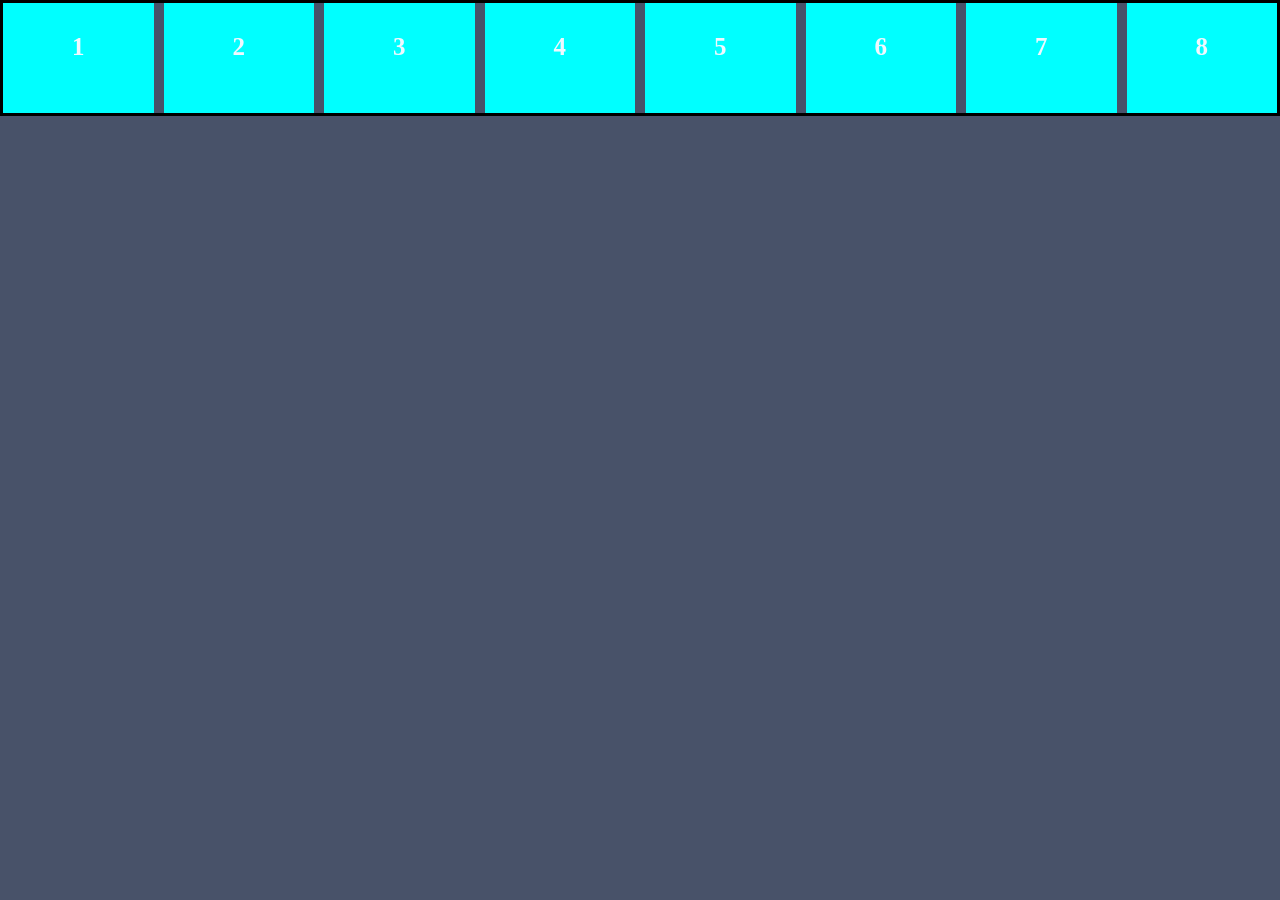
<file: assignment/index.html>
<!DOCTYPE html>
<html lang="en">
<head>
  <meta charset="UTF-8">
  <meta name="viewport" content="width=device-width, initial-scale=1.0">
  <title>FlexBox</title>
  <link rel="stylesheet" href="style.css">
</head>
<body>
  
    <div class="container">
      <div class="item">1</div>
      <div class="item">2</div>
      <div class="item">3</div>
      <div class="item">4</div>
      <div class="item">5</div>
      <div class="item">6</div>
      <div class="item">7</div>
      <div class="item">8</div>
    </div>

</body>
</html>
</file>
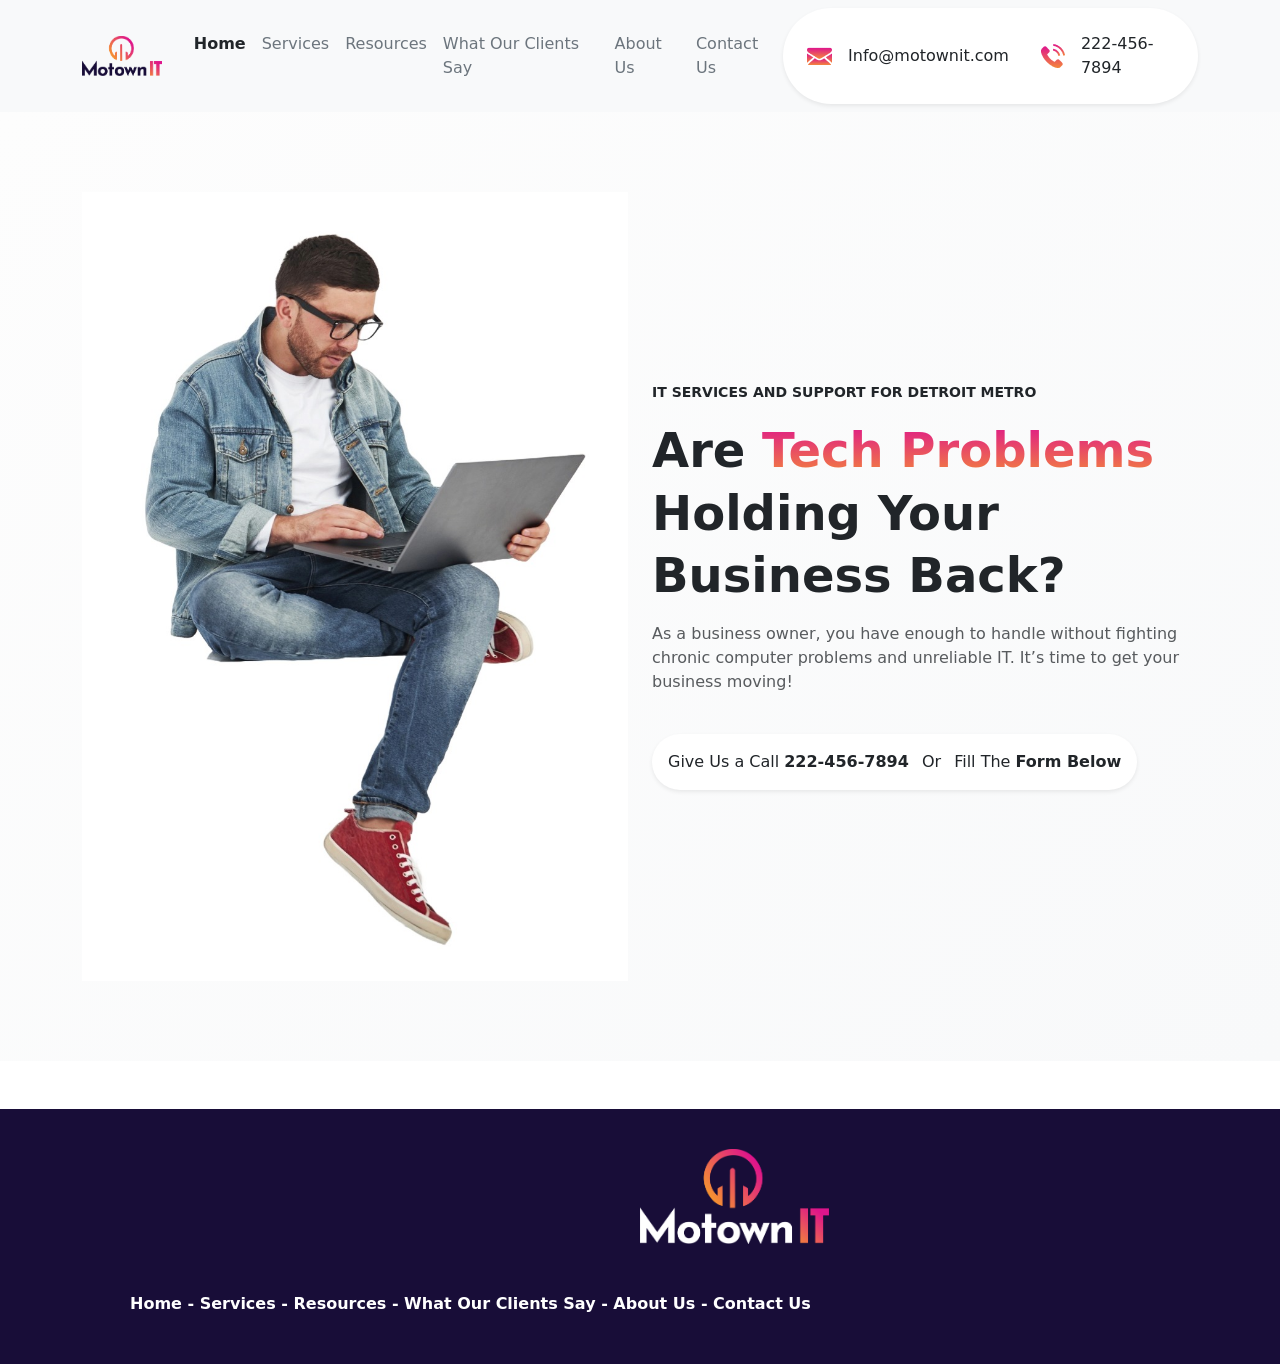
<file: BootStrap/index.html>
<!DOCTYPE html>
<html lang="en">
  <head>
    <meta charset="UTF-8" />
    <meta name="viewport" content="width=device-width, initial-scale=1.0" />
    <title>Document</title>
    <link
      href="https://cdn.jsdelivr.net/npm/bootstrap@5.3.2/dist/css/bootstrap.min.css"
      rel="stylesheet"
    />

    <link
      href="https://fonts.googleapis.com/css2?family=Poppins:wght@300;400;500;600;700&display=swap"
      rel="stylesheet"
    />
    <link
      rel="stylesheet"
      href="https://cdnjs.cloudflare.com/ajax/libs/font-awesome/4.7.0/css/font-awesome.min.css"
    />
    <link rel="stylesheet" href="./style.css" />
    <link
      href="https://cdn.jsdelivr.net/npm/bootstrap@5.3.7/dist/css/bootstrap.min.css"
      rel="stylesheet"
      integrity="sha384-LN+7fdVzj6u52u30Kp6M/trliBMCMKTyK833zpbD+pXdCLuTusPj697FH4R/5mcr"
      crossorigin="anonymous"
    />
  </head>

  <body>
    <nav class="navbar navbar-expand-lg">
      <div class="container">
        <!-- Logo -->
        <a class="navbar-brand d-flex align-items-center" href="#">
          <img src="./images/mt.png" alt="Logo" height="40" class="me-2" />
          <!-- <span class="fw-bold text-dark">Motown<span class="text-danger">IT</span></span> -->
        </a>

        <!-- Toggle for mobile -->
        <button
          class="navbar-toggler"
          type="button"
          data-bs-toggle="collapse"
          data-bs-target="#mainNav"
        >
          <span class="navbar-toggler-icon"></span>
        </button>

        <!-- Nav links -->
        <div class="collapse navbar-collapse" id="mainNav">
          <ul class="navbar-nav mx-auto mb-2 mb-lg-0">
            <li class="nav-item">
              <a class="nav-link custom-link active fw-semibold text-dark" href="#">Home</a>
            </li>
            <li class="nav-item">
              <a class="nav-link custom-link text-secondary" href="#">Services</a>
            </li>
            <li class="nav-item">
              <a class="nav-link custom-link text-secondary" href="#">Resources</a>
            </li>
            <li class="nav-item">
              <a class="nav-link custom-link text-secondary" href="#"
                >What Our Clients Say</a
              >
            </li>
            <li class="nav-item">
              <a class="nav-link custom-link text-secondary" href="#">About Us</a>
            </li>
            <li class="nav-item">
              <a class="nav-link custom-link text-secondary" href="#">Contact Us</a>
            </li>
          </ul>

          <!-- Contact Box -->
          <div
            class="d-flex align-items-center bg-white rounded-pill p-2 shadow-sm"
          >
            <!-- Email Section -->
            <div class="d-flex align-items-center px-3">
              <img src="./images/Group.png" alt="" />
              <p class="pt-3 ps-3">Info@motownit.com</p>
            </div>
            <!-- Phone Section -->
            <div class="d-flex align-items-center px-3">
              <img src="./images/call.png" alt="" />
              <p class="pt-3 ps-3">222-456-7894</p>
            </div>
          </div>
        </div>
      </div>
    </nav>

    <!-- Hero Section -->
  
  <section class="hero-section">
    <div class="container">
      <div class="row align-items-center">
        <!-- Left Side (Image) -->
        <div class="col-lg-6 text-center text-lg-start">
          <img src="./images/new-man.jpg" alt="Working Man" class="img-fluid hero-img">
        </div>
        <!-- Right Side (Text) -->
        <div class="col-lg-6">
          <p class="small text-uppercase fw-bold text-dark">IT Services and Support for Detroit Metro</p>
          <h1 class="fw-bold">
            Are <span class="text-pink">Tech Problems</span><br>
            Holding Your Business Back?
          </h1>
          <p class="text-muted mt-3">
            As a business owner, you have enough to handle without fighting chronic computer problems and unreliable IT. 
            It’s time to get your business moving!
          </p>
          <div class="mt-4 p-3 rounded-pill bg-white shadow-sm d-inline-block">
            Give Us a Call <span class="fw-bold text-dark">222-456-7894</span>
            <span class="mx-2">Or</span>
            Fill The <span class="fw-bold text-dark">Form Below</span>
          </div>
        </div>
      </div>
    </div>
  </section>



    <!-- Footer -->

    <div class="footer">
      <footer class="container mt-5">
        
          <img class="footer-img" src="./images/mt-footer.png" alt="">
          
        
        <div class="row p-5 row-cols-lg-5 row-cols-sm-2 row-cols-2">
          <div>
            <p class="text-white">Home - Services - Resources - What Our Clients Say - About Us - Contact Us</p>
          </div>
          <!-- <div>
            <a href="#" class="fa fa-instagram"></a>
          </div>
          <div>
            <a href="#" class="fa fa-snapchat"></a>
          </div>
          <div>
            <a href="#" class="fa fa-linkedin"></a>
          </div>
          <div>
            <a href="#" class="fa fa-twitter"></a>
          </div> -->
        </div>
      </footer>
    </div>

    <script
      src="https://cdn.jsdelivr.net/npm/bootstrap@5.3.7/dist/js/bootstrap.bundle.min.js"
      integrity="sha384-ndDqU0Gzau9qJ1lfW4pNLlhNTkCfHzAVBReH9diLvGRem5+R9g2FzA8ZGN954O5Q"
      crossorigin="anonymous"
    ></script>
  </body>
</html>
</file>
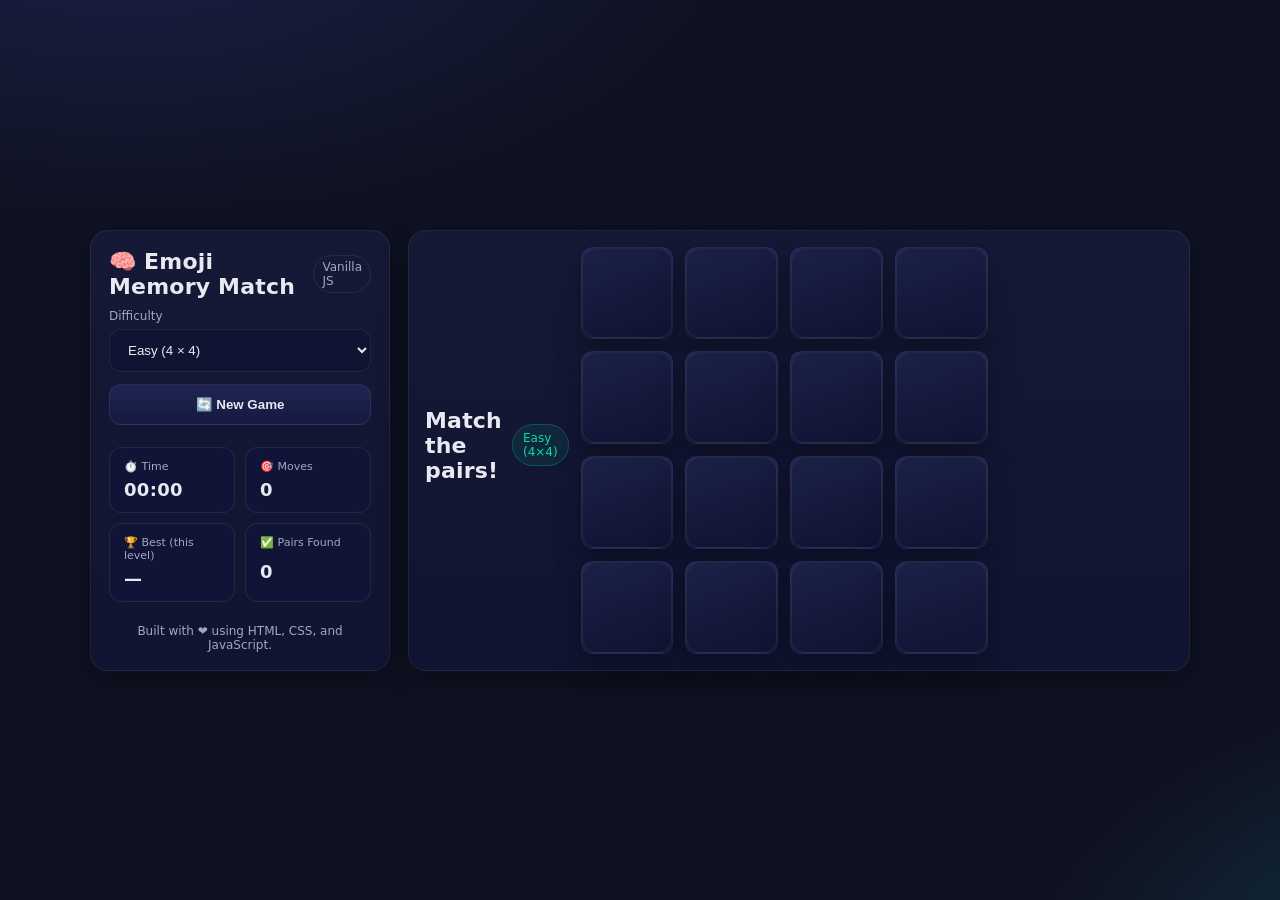
<file: Website/index.html>
<!DOCTYPE html>
<html lang="en">
<head>
  <meta charset="utf-8" />
  <meta name="viewport" content="width=device-width, initial-scale=1" />
  <title>Emoji Memory Match</title>
  <!--
    Emoji Memory Match — beginner-friendly web game
    ------------------------------------------------
    Highlights:
    • Pure HTML/CSS/JS (single file)
    • Clean modular JS, well-commented
    • Clear mechanics, timer + moves + best score per difficulty (localStorage)
    • Simple, attractive UI with smooth card flips

    How to customize quickly:
    - Change the emoji pool in JS (EMOJI_POOL)
    - Tweak difficulties in DIFFICULTIES
    - Adjust colors in :root CSS variables
  -->
  <style>
    :root {
      --bg: #0f1222;           /* page background */
      --panel: #151936;        /* UI panels */
      --accent: #8b7bff;       /* accent color */
      --accent-2: #00e0a4;     /* secondary accent */
      --text: #e8e9f1;         /* primary text */
      --muted: #a4a7c3;        /* muted text */
      --card-front: #1b2047;   /* card face-down */
      --card-back: #232a62;    /* card face-up background */
      --good: #11d67b;
      --bad: #ff6b6b;
      --shadow: 0 10px 30px rgba(0,0,0,.35);
      --radius: 18px;
      --speed: 180ms;
    }

    * { box-sizing: border-box; }
    html, body { height: 100%; }
    body {
      margin: 0;
      font-family: ui-sans-serif, system-ui, -apple-system, Segoe UI, Roboto, "Helvetica Neue", Arial, "Noto Sans", "Apple Color Emoji", "Segoe UI Emoji";
      background: radial-gradient(1200px 600px at 10% -10%, #1b2047 0%, transparent 50%),
                  radial-gradient(1000px 600px at 120% 110%, #103b48 0%, transparent 50%),
                  var(--bg);
      color: var(--text);
      display: grid;
      place-items: center;
      padding: 24px;
    }

    .app {
      width: min(1100px, 100%);
      display: grid;
      grid-template-columns: 300px 1fr;
      gap: 18px;
    }

    @media (max-width: 900px) {
      .app { grid-template-columns: 1fr; }
    }

    .panel {
      background: linear-gradient(180deg, #151936, #101431);
      border: 1px solid rgba(255,255,255,.06);
      border-radius: var(--radius);
      box-shadow: var(--shadow);
      padding: 18px;
    }

    .header { display: flex; align-items: center; justify-content: space-between; gap: 12px; margin-bottom: 10px; }
    .title { font-size: 22px; font-weight: 800; letter-spacing: .2px; }
    .badge { font-size: 12px; color: var(--muted); border: 1px solid rgba(255,255,255,.08); padding: 4px 8px; border-radius: 999px; }

    .controls { display: grid; gap: 12px; }

    .field { display: grid; gap: 6px; }
    .label { font-size: 12px; color: var(--muted); }

    select, button, .stat {
      width: 100%;
      background: #0f1433;
      color: var(--text);
      border: 1px solid rgba(255,255,255,.08);
      padding: 12px 14px;
      border-radius: 12px;
      outline: none;
    }

    select:focus, button:focus { border-color: var(--accent); box-shadow: 0 0 0 3px rgba(139,123,255,.2); }

    button {
      background: linear-gradient(180deg, #1f2454, #161a40);
      font-weight: 700;
      cursor: pointer;
      transition: transform var(--speed), filter var(--speed), box-shadow var(--speed);
    }
    button:hover { filter: brightness(1.05); }
    button:active { transform: translateY(1px); }

    .stats { display: grid; grid-template-columns: 1fr 1fr; gap: 10px; margin-top: 10px; }
    .stat { display: grid; gap: 6px; background: #101437; }
    .stat .label { font-size: 11px; }
    .stat .value { font-size: 18px; font-weight: 800; letter-spacing: .3px; }

    .grid.panel { padding: 16px; }

    .grid-header { display:flex; align-items:center; justify-content: space-between; gap: 10px; margin-bottom: 10px; }
    .difficulty-pill { font-size: 12px; color: var(--accent-2); background: rgba(0,224,164,.08); border: 1px solid rgba(0,224,164,.25); padding: 6px 10px; border-radius: 999px; }

    .grid {
      display: grid;
      grid-template-columns: repeat(4, 1fr); /* default; updated via inline style in JS for other difficulties */
      gap: 12px;
      user-select: none;
    }

    .card {
      position: relative;
      width: 100%; aspect-ratio: 1/1;
      perspective: 800px;
    }

    .card-inner {
      position:absolute; inset:0;
      border-radius: 14px;
      transform-style: preserve-3d;
      transition: transform 260ms ease;
      cursor: pointer;
      box-shadow: var(--shadow);
    }

    .card.is-flipped .card-inner { transform: rotateY(180deg); }
    .card.is-matched .card-inner { box-shadow: 0 0 0 2px var(--good), 0 8px 20px rgba(17,214,123,.3); }

    .face {
      position:absolute; inset:0;
      display:grid; place-items:center;
      border-radius: 14px;
      backface-visibility: hidden;
      font-size: clamp(26px, 6vw, 44px);
    }

    .front { /* face-down */
      background: linear-gradient(160deg, var(--card-front), #0f1433);
      border: 1px solid rgba(255,255,255,.07);
    }

    .back { /* face-up */
      background: radial-gradient(800px 300px at 20% 10%, rgba(255,255,255,.08), transparent 40%),
                  linear-gradient(160deg, var(--card-back), #1a2157);
      border: 1px solid rgba(255,255,255,.09);
      transform: rotateY(180deg);
    }

    /* Win overlay */
    .overlay {
      position: fixed; inset: 0; display: grid; place-items: center;
      background: rgba(4,7,20,.6);
      opacity: 0; pointer-events: none; transition: opacity 200ms ease;
    }
    .overlay.show { opacity: 1; pointer-events: auto; }
    .dialog {
      width: min(520px, 92vw);
      background: linear-gradient(180deg, #14183a, #0c1031);
      border: 1px solid rgba(255,255,255,.08);
      border-radius: 20px; padding: 20px; box-shadow: var(--shadow);
      text-align: center; display: grid; gap: 10px;
    }
    .dialog h2 { margin: 6px 0; font-size: 24px; }
    .dialog p { margin: 0; color: var(--muted); }

    .row { display:flex; gap:10px; justify-content:center; }
    .chip { background:#0f1433; border:1px solid rgba(255,255,255,.08); padding:8px 12px; border-radius:999px; font-weight:700; }

    .footer { text-align:center; margin-top: 10px; color: var(--muted); font-size: 12px; }
    .footer a { color: var(--accent-2); text-decoration:none; }
  </style>
</head>
<body>
  <div class="app">
    <!-- Sidebar / Controls -->
    <aside class="panel">
      <div class="header">
        <div class="title">🧠 Emoji Memory Match</div>
        <span class="badge">Vanilla JS</span>
      </div>

      <div class="controls">
        <div class="field">
          <label class="label" for="difficulty">Difficulty</label>
          <select id="difficulty" aria-label="Select difficulty">
            <!-- values map to DIFFICULTIES keys in JS -->
            <option value="easy">Easy (4 × 4)</option>
            <option value="medium">Medium (5 × 4)</option>
            <option value="hard">Hard (6 × 4)</option>
          </select>
        </div>

        <div class="field">
          <button id="newGameBtn" type="button">🔄 New Game</button>
        </div>

        <div class="stats">
          <div class="stat">
            <div class="label">⏱️ Time</div>
            <div class="value" id="time">00:00</div>
          </div>
          <div class="stat">
            <div class="label">🎯 Moves</div>
            <div class="value" id="moves">0</div>
          </div>
          <div class="stat">
            <div class="label">🏆 Best (this level)</div>
            <div class="value" id="best">—</div>
          </div>
          <div class="stat">
            <div class="label">✅ Pairs Found</div>
            <div class="value" id="found">0</div>
          </div>
        </div>

        <div class="footer">Built with ❤️ using HTML, CSS, and JavaScript.</div>
      </div>
    </aside>

    <!-- Game Grid -->
    <main class="panel grid">
      <div class="grid-header">
        <div class="title">Match the pairs!</div>
        <span id="diffPill" class="difficulty-pill">Easy</span>
      </div>
      <div id="grid" class="grid" aria-live="polite" aria-label="Game board"></div>
    </main>
  </div>

  <!-- Win dialog overlay -->
  <div id="overlay" class="overlay" role="dialog" aria-modal="true" aria-labelledby="winTitle">
    <div class="dialog">
      <h2 id="winTitle">🎉 You matched them all!</h2>
      <p id="winStats">Time 00:00 • Moves 0</p>
      <div class="row">
        <button id="playAgainBtn" type="button">Play Again</button>
        <button id="changeLevelBtn" type="button">Change Level</button>
      </div>
    </div>
  </div>

  <script>
    // -----------------------------
    // Configuration
    // -----------------------------
    const DIFFICULTIES = {
      easy:   { cols: 4, rows: 4 }, // 16 cards -> 8 pairs
      medium: { cols: 5, rows: 4 }, // 20 cards -> 10 pairs
      hard:   { cols: 6, rows: 4 }, // 24 cards -> 12 pairs
    };

    // A fun, diverse emoji pool — feel free to replace with your theme!
    const EMOJI_POOL = [
      '🍎','🍊','🍋','🍉','🍇','🍓','🍒','🍍','🥝','🥥','🥑','🌶️','🍔','🍕','🍟','🌮',
      '🐶','🐱','🐭','🐹','🐰','🦊','🐻','🐼','🐨','🐯','🦁','🐷','🐸','🐵','🐤','🦆',
      '⚽','🏀','🏈','⚾','🎾','🏐','🎱','🥏','🏓','🏸','🥊','⛳','🎯','🎮','🎲','🧩',
      '🚗','🚌','🚲','✈️','🚀','🛸','🚁','🚂','⛵','🚤','🛴','🏍️','🚑','🚒','🚜','🚕'
    ];

    // -----------------------------
    // Utility helpers
    // -----------------------------
    const $ = (sel, root = document) => root.querySelector(sel);
    const $$ = (sel, root = document) => Array.from(root.querySelectorAll(sel));

    const pad2 = n => String(n).padStart(2, '0');

    function shuffle(array) {
      // Fisher–Yates shuffle
      for (let i = array.length - 1; i > 0; i--) {
        const j = Math.floor(Math.random() * (i + 1));
        [array[i], array[j]] = [array[j], array[i]];
      }
      return array;
    }

    // -----------------------------
    // Game state
    // -----------------------------
    const state = {
      levelKey: 'easy',
      gridEl: null,
      lock: false,
      first: null,
      second: null,
      foundPairs: 0,
      totalPairs: 0,
      moves: 0,
      timeMs: 0,
      timerId: null,
      hasStarted: false,
    };

    // -----------------------------
    // Timer logic
    // -----------------------------
    function startTimer() {
      if (state.timerId) return;
      const t0 = performance.now() - state.timeMs;
      state.timerId = setInterval(() => {
        state.timeMs = performance.now() - t0;
        renderTime();
      }, 250);
    }

    function stopTimer() {
      clearInterval(state.timerId);
      state.timerId = null;
    }

    function resetTimer() {
      stopTimer();
      state.timeMs = 0;
      renderTime();
    }

    function renderTime() {
      const secs = Math.floor(state.timeMs / 1000);
      const m = Math.floor(secs / 60);
      const s = secs % 60;
      $('#time').textContent = `${pad2(m)}:${pad2(s)}`;
    }

    // -----------------------------
    // Local storage for best times
    // -----------------------------
    function bestKey() { return `mm_best_${state.levelKey}`; }

    function loadBest() {
      const ms = +localStorage.getItem(bestKey());
      if (!ms) return null;
      const secs = Math.floor(ms / 1000);
      const m = Math.floor(secs / 60);
      const s = secs % 60;
      return `${pad2(m)}:${pad2(s)}`;
    }

    function maybeSaveBest() {
      const current = state.timeMs|0;
      const key = bestKey();
      const prev = +localStorage.getItem(key) || Infinity;
      if (current < prev) {
        localStorage.setItem(key, String(current));
      }
    }

    function renderBest() {
      $('#best').textContent = loadBest() || '—';
    }

    // -----------------------------
    // Board setup
    // -----------------------------
    function makeDeck(pairs) {
      // Pick N emojis and duplicate to make pairs
      const chosen = shuffle(EMOJI_POOL.slice()).slice(0, pairs);
      const deck = shuffle(chosen.concat(chosen));
      return deck;
    }

    function createCard(emoji, index) {
      const card = document.createElement('button');
      card.className = 'card';
      card.setAttribute('type', 'button');
      card.setAttribute('aria-label', 'Memory card');
      card.dataset.value = emoji;
      card.dataset.index = index;
      card.innerHTML = `
        <div class="card-inner">
          <div class="face front"></div>
          <div class="face back">${emoji}</div>
        </div>
      `;
      card.addEventListener('click', onCardClick);
      return card;
    }

    function layoutGrid(cols) {
      const grid = $('#grid');
      grid.style.gridTemplateColumns = `repeat(${cols}, 1fr)`;
    }

    function resetStateForNewGame() {
      state.lock = false;
      state.first = null; state.second = null;
      state.foundPairs = 0; state.moves = 0; state.hasStarted = false;
      $('#found').textContent = '0';
      $('#moves').textContent = '0';
      resetTimer();
    }

    function newGame(levelKey = state.levelKey) {
      state.levelKey = levelKey;
      const lvl = DIFFICULTIES[levelKey];
      const totalCards = lvl.cols * lvl.rows;
      const pairs = totalCards / 2;
      state.totalPairs = pairs;

      resetStateForNewGame();
      renderBest();

      $('#diffPill').textContent =
        levelKey.charAt(0).toUpperCase() + levelKey.slice(1) + ` (${lvl.cols}×${lvl.rows})`;

      const grid = $('#grid');
      grid.replaceChildren();
      layoutGrid(lvl.cols);

      const deck = makeDeck(pairs);
      deck.forEach((emoji, i) => grid.appendChild(createCard(emoji, i)));
    }

    // -----------------------------
    // Interaction logic
    // -----------------------------
    function flipUp(card) { card.classList.add('is-flipped'); }
    function flipDown(card) { card.classList.remove('is-flipped'); }

    function onCardClick(e) {
      const card = e.currentTarget;
      if (state.lock) return;               // ignore during compare
      if (card.classList.contains('is-flipped')) return; // already up

      // Start timer on the very first move
      if (!state.hasStarted) { startTimer(); state.hasStarted = true; }

      flipUp(card);

      if (!state.first) {
        state.first = card;
        return;
      }

      state.second = card;
      state.lock = true; // temporarily lock input while we compare
      state.moves += 1;
      $('#moves').textContent = String(state.moves);

      const match = state.first.dataset.value === state.second.dataset.value;
      if (match) {
        // Mark as matched, keep face-up
        [state.first, state.second].forEach(c => c.classList.add('is-matched'));
        afterCompare(true);
      } else {
        // Flip back after a short delay
        setTimeout(() => {
          flipDown(state.first);
          flipDown(state.second);
          afterCompare(false);
        }, 650);
      }
    }

    function afterCompare(matched) {
      if (matched) {
        state.foundPairs += 1;
        $('#found').textContent = String(state.foundPairs);
      }
      // Clear selection and unlock
      state.first = null; state.second = null; state.lock = false;

      // Win check
      if (state.foundPairs === state.totalPairs) {
        stopTimer();
        maybeSaveBest();
        showWin();
        renderBest();
      }
    }

    // -----------------------------
    // Win overlay
    // -----------------------------
    function showWin() {
      const secs = Math.floor(state.timeMs / 1000);
      const m = Math.floor(secs / 60);
      const s = secs % 60;
      $('#winStats').textContent = `Time ${pad2(m)}:${pad2(s)} • Moves ${state.moves}`;
      $('#overlay').classList.add('show');
    }

    function hideWin() { $('#overlay').classList.remove('show'); }

    // -----------------------------
    // Wiring UI controls
    // -----------------------------
    function initUI() {
      $('#newGameBtn').addEventListener('click', () => { hideWin(); newGame(state.levelKey); });
      $('#difficulty').addEventListener('change', (e) => {
        const key = e.target.value;
        hideWin();
        newGame(key);
      });
      $('#playAgainBtn').addEventListener('click', () => { hideWin(); newGame(state.levelKey); });
      $('#changeLevelBtn').addEventListener('click', () => {
        hideWin();
        const select = $('#difficulty');
        // rotate to next option for quick retry with variety
        const i = select.selectedIndex;
        select.selectedIndex = (i + 1) % select.options.length;
        newGame(select.value);
      });
    }

    // -----------------------------
    // Boot
    // -----------------------------
    window.addEventListener('DOMContentLoaded', () => {
      initUI();
      newGame('easy');
      // Ensure the <select> reflects current level
      $('#difficulty').value = 'easy';
    });
  </script>
</body>
</html>
</file>
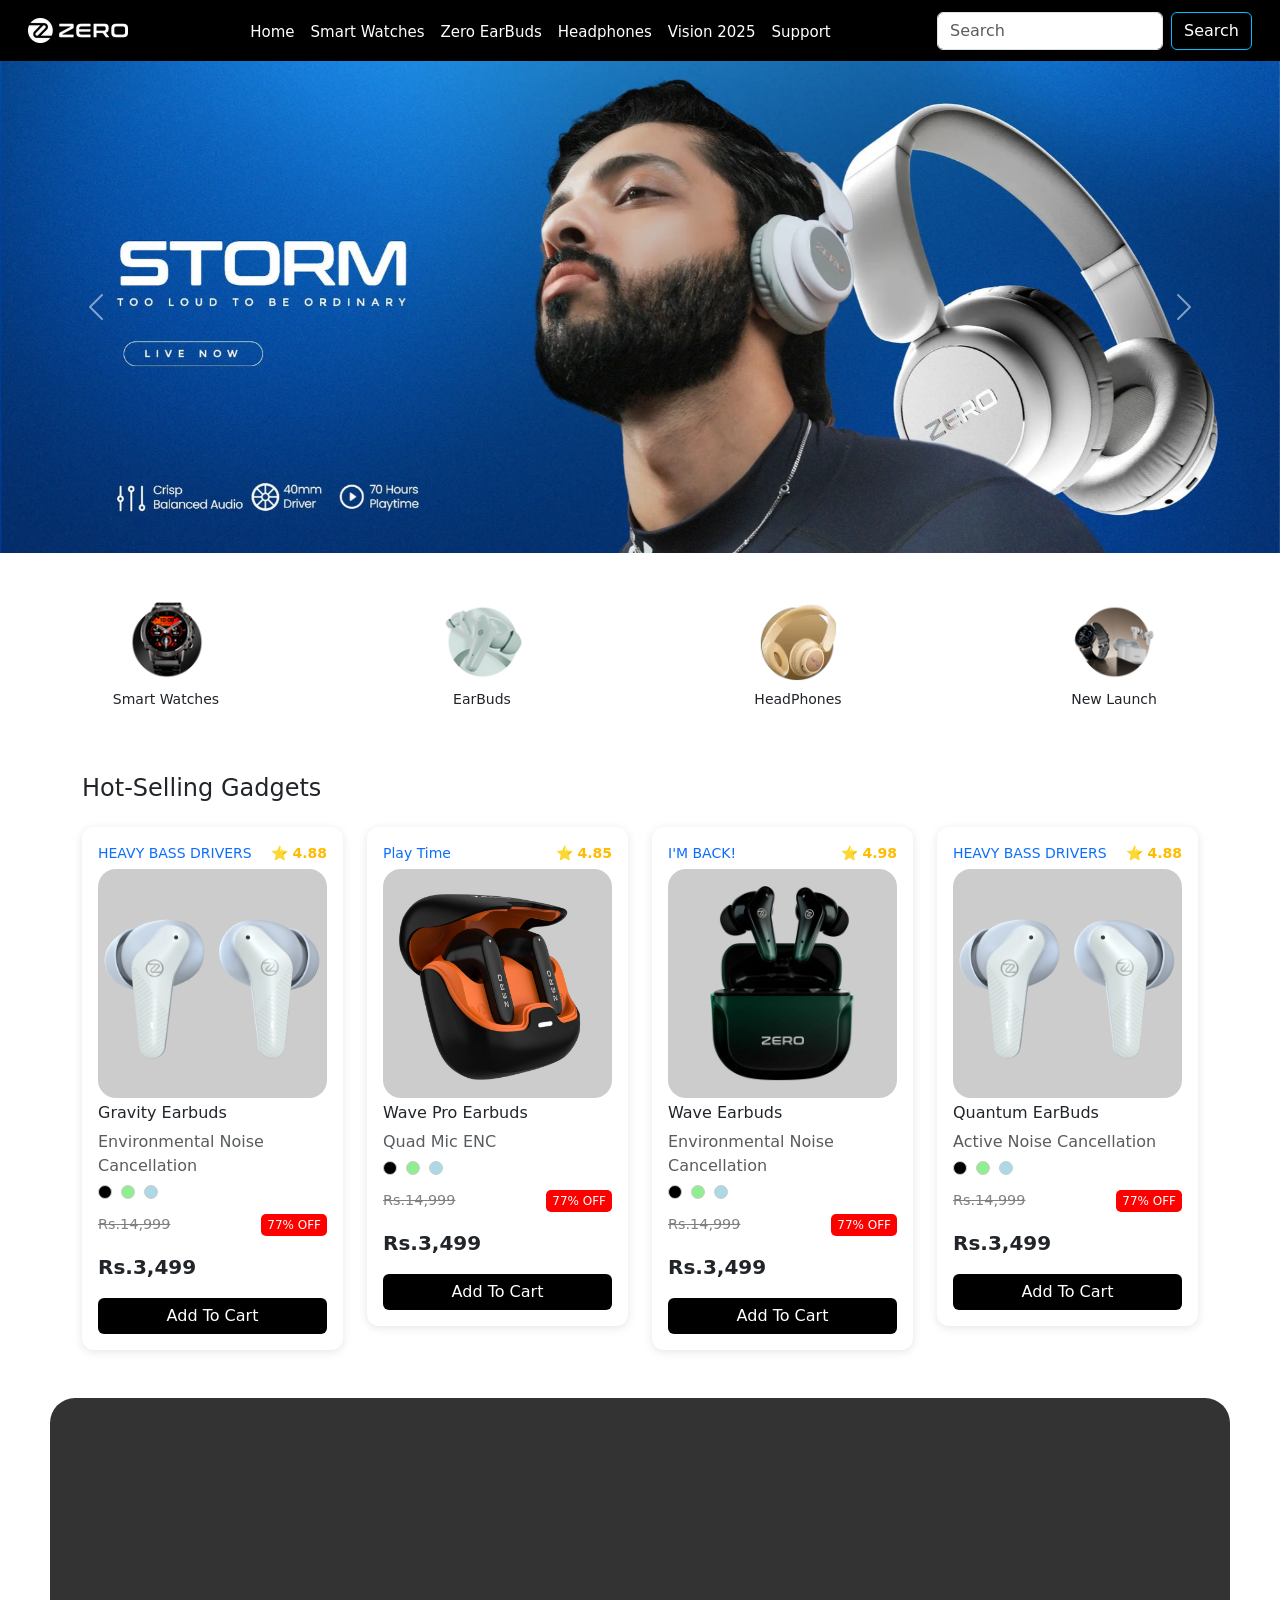
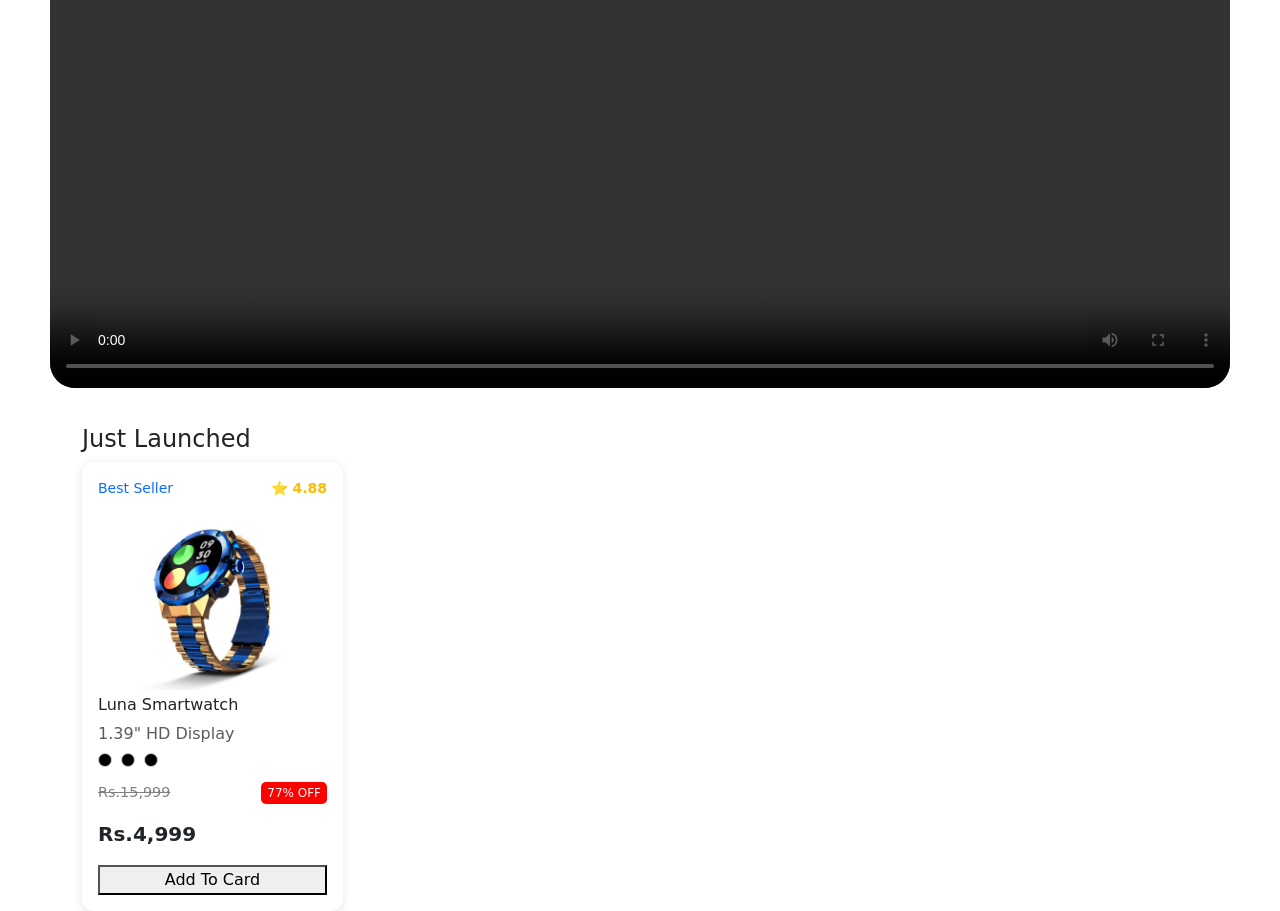
<file: zerolife/index.html>
<!DOCTYPE html>
<html lang="en">
  <head>
    <meta charset="UTF-8" />
    <meta name="viewport" content="width=device-width, initial-scale=1.0" />
    <title>Zero Life Style</title>
    <link rel="stylesheet" href="styles.css" />
    <link
      href="https://cdn.jsdelivr.net/npm/bootstrap@5.3.7/dist/css/bootstrap.min.css"
      rel="stylesheet"
      integrity="sha384-LN+7fdVzj6u52u30Kp6M/trliBMCMKTyK833zpbD+pXdCLuTusPj697FH4R/5mcr"
      crossorigin="anonymous"
    />
    <link
      rel="stylesheet"
      href="https://cdnjs.cloudflare.com/ajax/libs/font-awesome/4.7.0/css/font-awesome.min.css"
    />
  </head>
  <body>
    <header>
      <!-- Navbar -->
      <nav class="navbar navbar-expand-lg nav-bg">
        <div class="container-fluid ms-3 me-3">
          <a class="navbar-brand" href="#">
            <img class="nav-img" src="./images/logo.png" alt=""
          /></a>
          <!-- <h1 class="nav-h1 text-white">ZERO</h1> -->
          <button
            class="navbar-toggler"
            type="button"
            data-bs-toggle="collapse"
            data-bs-target="#navbarSupportedContent"
            aria-controls="navbarSupportedContent"
            aria-expanded="false"
            aria-label="Toggle navigation"
          >
            <span class="navbar-toggler-icon"></span>
          </button>
          <div class="collapse navbar-collapse" id="navbarSupportedContent">
            <ul class="navbar-nav me-auto ms-auto mb-2 mb-lg-0">
              <li class="nav-item">
                <a
                  class="nav-link active text-white pb-1"
                  aria-current="page"
                  href="#"
                  >Home</a
                >
              </li>
              <li class="nav-item">
                <a class="nav-link active text-white pb-1" href="contact.html"
                  >Smart Watches</a
                >
              </li>
              <li class="nav-item">
                <a class="nav-link active text-white pb-1" href="contact.html"
                  >Zero EarBuds</a
                >
              </li>
              <li class="nav-item">
                <a class="nav-link active text-white pb-1" href="contact.html"
                  >Headphones</a
                >
              </li>
              <li class="nav-item">
                <a class="nav-link active text-white pb-1" href="contact.html"
                  >Vision 2025</a
                >
              </li>
              <li class="nav-item">
                <a class="nav-link active text-white pb-1" href="contact.html"
                  >Support</a
                >
              </li>
              <!-- <li class="nav-item dropdown">
                <a
                  class="nav-link active text-white dropdown-toggle"
                  href="#"
                  role="button"
                  data-bs-toggle="dropdown"
                  aria-expanded="false">
                  Assecories
                </a>
                <ul class="dropdown-menu">
                  <li>
                    <a class="dropdown-item text-white" href="laptops.html">Laptops</a>
                  </li>
                  <li>
                    <a class="dropdown-item text-white" href="wrist.html">Wrist Watches</a>
                  </li>
                  <li>
                    <a class="dropdown-item text-white" href="headphone.html"
                      >HeadPhones</a
                    >
                  </li>
                </ul>
              </li> -->
            </ul>
            <form class="d-flex" role="search">
              <input
                class="form-control me-2"
                type="search"
                placeholder="Search"
                aria-label="Search"
              />
              <button class="btn btn-custom-search text-white" type="submit">
                Search
              </button>
            </form>
          </div>
        </div>
      </nav>
    </header>

    <!-- CSS slider -->
    <div id="carouselExample" class="carousel slide">
      <div class="carousel-inner">
        <div class="carousel-item active">
          <img src="./images/slider1.png" class="d-block w-100" alt="..." />
        </div>
        <div class="carousel-item">
          <img src="./images/slider2.jpg" class="d-block w-100" alt="..." />
        </div>
        <div class="carousel-item">
          <img src="./images/slider3.jpg" class="d-block w-100" alt="..." />
        </div>
        <div class="carousel-item">
          <img src="./images/slider4.jpg" class="d-block w-100" alt="..." />
        </div>
        <div class="carousel-item">
          <img src="./images/slider5.jpg" class="d-block w-100" alt="..." />
        </div>
      </div>
      <button
        class="carousel-control-prev"
        type="button"
        data-bs-target="#carouselExample"
        data-bs-slide="prev"
      >
        <span class="carousel-control-prev-icon" aria-hidden="true"></span>
        <span class="visually-hidden">Previous</span>
      </button>
      <button
        class="carousel-control-next"
        type="button"
        data-bs-target="#carouselExample"
        data-bs-slide="next"
      >
        <span class="carousel-control-next-icon" aria-hidden="true"></span>
        <span class="visually-hidden">Next</span>
      </button>
    </div>

    <!-- Category -->
    <div class="home-category container-fluid mt-5 mb-5">
      <div class="row justify-content-center gx-2 gy-3 row-cols-lg-4 row-cols-sm-2">
          <div class="col-lg-3 col-6 home-list text-center">
            <img src="./images/cate.png" alt="">
            <p>Smart Watches</p>
          </div>
          <div class="col-lg-3 col-6 home-list text-center">
            <img src="./images/cate1.png" alt="">
            <p>EarBuds</p>
          </div>
          <div class="col-lg-3 col-6 home-list text-center">
            <img src="./images/cate2.png " alt="">
            <p>HeadPhones</p>
          </div>
          <div class="col-lg-3 col-6 home-list text-center">
            <img src="./images/cate3.png" alt="">
            <p>New Launch</p>
          </div>
        </div>
    </div>
<!-- 
    <div class="products-h1">
      <h3>Hot-Selling Gadgets</h3>
    </div> -->

    <!-- Products List -->

<div class="container my-5">
  <h4 class="mb-4">Hot-Selling Gadgets</h4>
  <div class="row g-4">

    <!-- Card Start -->
    <div class="col-lg-3 col-sm-6">
      <div class="p-3 product-card">
        <div class="d-flex justify-content-between">
          <small class="text-primary">HEAVY BASS DRIVERS</small>
          <small class="rating">⭐ 4.88</small>
        </div>
        <img class="card-img" src="./images/gravity-earbuds.png" alt="Gravity Earbuds" class="img-fluid my-3">
        <h6>Gravity Earbuds</h6>
        <p class="text-muted mb-1">Environmental Noise Cancellation</p>
        <div class="color-options mb-2">
          <span style="background: black;"></span>
          <span style="background: lightgreen;"></span>
          <span style="background: lightblue;"></span>
        </div>
        <p class="old-price">Rs.14,999 <span class="discount-badge float-end">77% OFF</span></p>
        <p class="fw-bold fs-5">Rs.3,499</p>
        <button class="add-cart-btn w-100">Add To Cart</button>
      </div>
    </div>

    <div class="col-lg-3 col-sm-6">
      <div class="p-3 product-card">
        <div class="d-flex justify-content-between">
          <small class="text-primary">Play Time</small>
          <small class="rating">⭐ 4.85</small>
        </div>
        <img class="card-img" src="./images/Ecommerce-Image-1.png" alt="Gravity Earbuds" class="img-fluid my-3">
        <h6>Wave Pro Earbuds</h6>
        <p class="text-muted mb-1">Quad Mic ENC</p>
        <div class="color-options mb-2">
          <span style="background: black;"></span>
          <span style="background: lightgreen;"></span>
          <span style="background: lightblue;"></span>
        </div>
        <p class="old-price">Rs.14,999 <span class="discount-badge float-end">77% OFF</span></p>
        <p class="fw-bold fs-5">Rs.3,499</p>
        <button class="add-cart-btn w-100">Add To Cart</button>
      </div>
    </div>

    <div class="col-lg-3 col-sm-6">
      <div class="p-3 product-card">
        <div class="d-flex justify-content-between">
          <small class="text-primary">I'M BACK!</small>
          <small class="rating">⭐ 4.98</small>
        </div>
        <img class="card-img" src="./images/Zero_Quantum_Green_01_1.png" alt="Gravity Earbuds" class="img-fluid my-3">
        <h6>Wave Earbuds</h6>
        <p class="text-muted mb-1">Environmental Noise Cancellation</p>
        <div class="color-options mb-2">
          <span style="background: black;"></span>
          <span style="background: lightgreen;"></span>
          <span style="background: lightblue;"></span>
        </div>
        <p class="old-price">Rs.14,999 <span class="discount-badge float-end">77% OFF</span></p>
        <p class="fw-bold fs-5">Rs.3,499</p>
        <button class="add-cart-btn w-100">Add To Cart</button>
      </div>
    </div>

    <div class="col-lg-3 col-sm-6">
      <div class="p-3 product-card">
        <div class="d-flex justify-content-between">
          <small class="text-primary">HEAVY BASS DRIVERS</small>
          <small class="rating">⭐ 4.88</small>
        </div>
        <img class="card-img" src="./images/gravity-earbuds.png" alt="Gravity Earbuds" class="img-fluid my-3">
        <h6>Quantum EarBuds</h6>
        <p class="text-muted mb-1">Active Noise Cancellation</p>
        <div class="color-options mb-2">
          <span style="background: black;"></span>
          <span style="background: lightgreen;"></span>
          <span style="background: lightblue;"></span>
        </div>
        <p class="old-price">Rs.14,999 <span class="discount-badge float-end">77% OFF</span></p>
        <p class="fw-bold fs-5">Rs.3,499</p>
        <button class="add-cart-btn w-100">Add To Cart</button>
      </div>
    </div>

    <!-- Card End -->

    <!-- Copy above card and change data for others like Wave Pro, Quantum, Robo Earbuds -->

  </div>
</div>

<div class="video-wrapper">
  <video class="video-pre" controls autoplay>
    <source src="./images/zero-video.mp4" type="video/mp4">
  </video>
</div>

<div class="container">
  <h4>Just Launched</h4>
  <div class="row g-4">

    <!-- Card Start -->
     <div class="col-lg-3 col-sm-6">
      <div class="p-3 product-card">
        <div class="d-flex justify-content-between">
          <small class="text-primary">Best Seller</small>
          <small class="rating">⭐ 4.88</small>
        </div>
        <img class="card-img" src="./images/blue-watch.jpg" alt="">
        <h6>Luna Smartwatch</h6>
        <p class="text-muted mb-1">1.39" HD Display</p>
        <div class="color-options mb-2">
          <span style="background: black;"></span>
          <span style="background: black;"></span>
          <span style="background: black;"></span>
        </div>
        <p class="old-price">Rs.15,999 <span class="discount-badge float-end">77% OFF</span></p>
        <p class="fw-bold fs-5">Rs.4,999</p>
        <button class="add-card-btn w-100">Add To Card</button>
      </div>
     </div>
  </div>
</div>

    <script
      src="https://cdn.jsdelivr.net/npm/bootstrap@5.3.7/dist/js/bootstrap.bundle.min.js"
      integrity="sha384-ndDqU0Gzau9qJ1lfW4pNLlhNTkCfHzAVBReH9diLvGRem5+R9g2FzA8ZGN954O5Q"
      crossorigin="anonymous"
    ></script>
  </body>
</html>
</file>
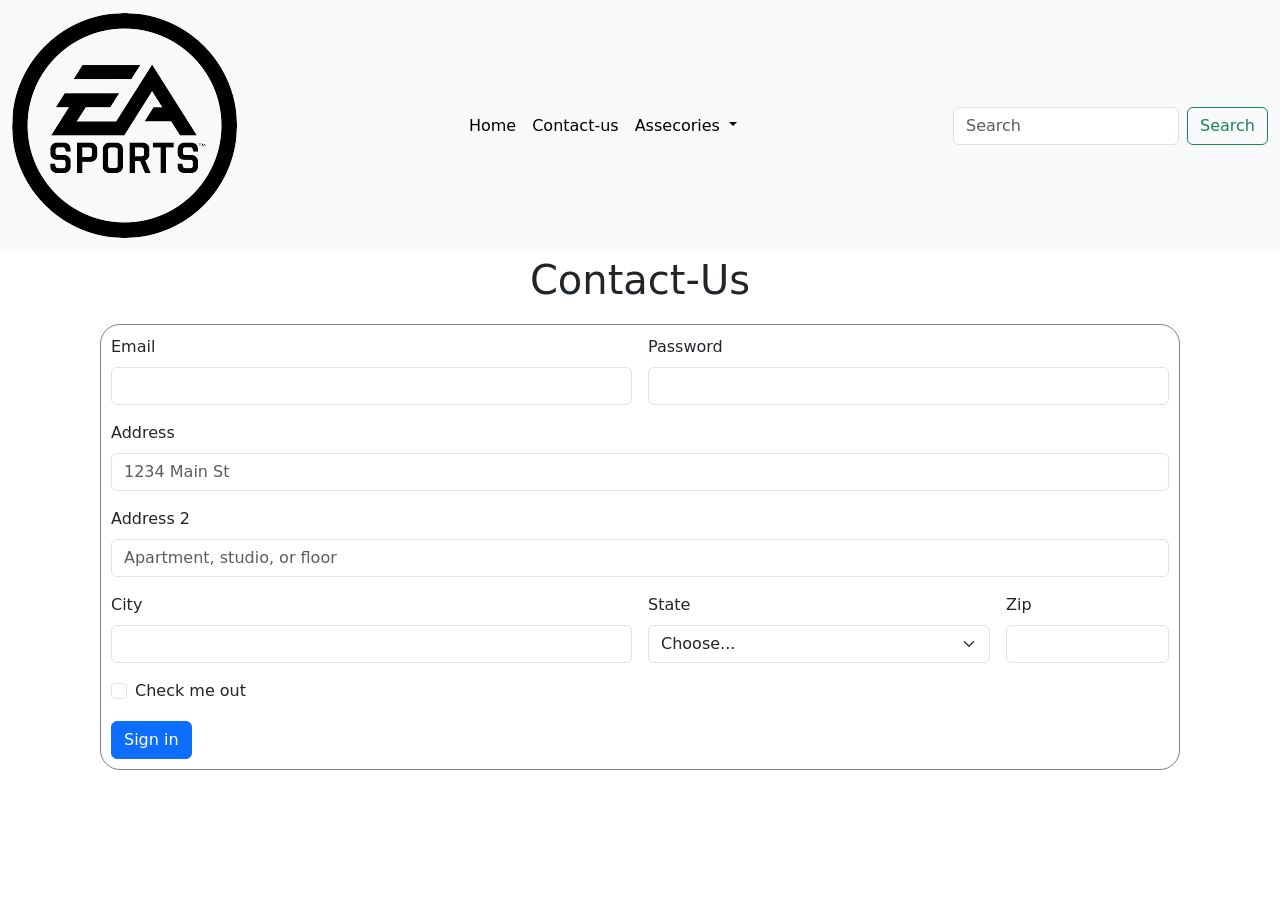
<file: BootStrap/contact.html>
<!DOCTYPE html>
<html lang="en">
  <head>
    <meta charset="UTF-8" />
    <meta name="viewport" content="width=device-width, initial-scale=1.0" />
    <title>Document</title>
    <link rel="stylesheet" href="./style.css" />
    <link
      href="https://cdn.jsdelivr.net/npm/bootstrap@5.3.7/dist/css/bootstrap.min.css"
      rel="stylesheet"
      integrity="sha384-LN+7fdVzj6u52u30Kp6M/trliBMCMKTyK833zpbD+pXdCLuTusPj697FH4R/5mcr"
      crossorigin="anonymous"
    />
  </head>
  <body>
    
    <nav class="navbar navbar-expand-lg nav-bg">
      <div class="container-fluid">
        <a class="navbar-brand" href="#"
          ><img class="nav-img" src="../images/ea-sports.png" alt=""
        /></a>
        <button
          class="navbar-toggler"
          type="button"
          data-bs-toggle="collapse"
          data-bs-target="#navbarSupportedContent"
          aria-controls="navbarSupportedContent"
          aria-expanded="false"
          aria-label="Toggle navigation"
        >
          <span class="navbar-toggler-icon"></span>
        </button>
        <div class="collapse navbar-collapse" id="navbarSupportedContent">
          <ul class="navbar-nav me-auto ms-auto mb-2 mb-lg-0">
            <li class="nav-item">
              <a class="nav-link active" aria-current="page" href="index.html">Home</a>
            </li>
            <li class="nav-item">
              <a class="nav-link active" href="contact.html">Contact-us</a>
            </li>
            <li class="nav-item dropdown">
              <a
                class="nav-link active dropdown-toggle"
                href="#"
                role="button"
                data-bs-toggle="dropdown"
                aria-expanded="false"
              >
                Assecories
              </a>
              <ul class="dropdown-menu">
                <li><a class="dropdown-item" href="laptops.html">Laptops</a></li>
                <li><a class="dropdown-item" href="wrist.html">Wrist Watches</a></li>
                <li>
                  <a class="dropdown-item" href="headphone.html">HeadPhones</a>
                </li>
              </ul>
            </li>
          </ul>
          <form class="d-flex" role="search">
            <input
              class="form-control me-2"
              type="search"
              placeholder="Search"
              aria-label="Search"
            />
            <button class="btn btn-outline-success" type="submit">
              Search
            </button>
          </form>
        </div>
      </div>
    </nav>
    
<div class="contact-h1">
    <h1 class="cont-h1 text-center">Contact-Us</h1>
</div>

    <div class="container-contact">
        <form class="row g-3 contact-form">
        <div class="col-md-6">
            <label for="inputEmail4" class="form-label">Email</label>
            <input type="email" class="form-control" id="inputEmail4" />
        </div>
        <div class="col-md-6">
            <label for="inputPassword4" class="form-label">Password</label>
            <input type="password" class="form-control" id="inputPassword4" />
        </div>
        <div class="col-12">
            <label for="inputAddress" class="form-label">Address</label>
            <input
            type="text"
            class="form-control"
            id="inputAddress"
            placeholder="1234 Main St"
            />
        </div>
        <div class="col-12">
            <label for="inputAddress2" class="form-label">Address 2</label>
            <input
            type="text"
            class="form-control"
            id="inputAddress2"
            placeholder="Apartment, studio, or floor"
            />
        </div>
        <div class="col-md-6">
            <label for="inputCity" class="form-label">City</label>
            <input type="text" class="form-control" id="inputCity" />
        </div>
        <div class="col-md-4">
            <label for="inputState" class="form-label">State</label>
            <select id="inputState" class="form-select">
            <option selected>Choose...</option>
            <option>...</option>
            </select>
        </div>
        <div class="col-md-2">
            <label for="inputZip" class="form-label">Zip</label>
            <input type="text" class="form-control" id="inputZip" />
        </div>
        <div class="col-12">
            <div class="form-check">
            <input class="form-check-input" type="checkbox" id="gridCheck" />
            <label class="form-check-label" for="gridCheck"> Check me out </label>
            </div>
        </div>
        <div class="col-12">
            <button type="submit" class="btn btn-primary">Sign in</button>
        </div>
        </form>
    </div>

    <script src="https://cdn.jsdelivr.net/npm/bootstrap@5.3.7/dist/js/bootstrap.bundle.min.js" integrity="sha384-ndDqU0Gzau9qJ1lfW4pNLlhNTkCfHzAVBReH9diLvGRem5+R9g2FzA8ZGN954O5Q" crossorigin="anonymous"></script>


  </body>
</html>
</file>
<file: assignment/style.css>
*{
  margin: 0;
  padding: 0;
  font-family: 'Times New Roman', Times, serif;
}
body{
  height: 100%;
  background-color: rgb(72, 82, 105);
}
.item{
  width: 50px;
  height: 50px;
  background-color: aqua;
  color: aliceblue;
  text-align: center;
  padding: 30px;
  flex-grow: 1;
  /* flex-shrink: 0; */
  font-size: 25px;
  font-weight: bold;
}
.container{
  display: flex;
  border: 3px solid black;
  justify-content: center;
  gap: 10px;
  flex-wrap: wrap;
}
</file>
<file: BootStrap/style.css>
body {
  font-family: 'Poppins', sans-serif;
  background: #f8f9fa;
  /* color: #2b2b2b; */
}

/* Contact box styling */
.contact-box {
  background-color: #fff;
  box-shadow: 0 2px 10px rgba(0,0,0,0.1);
}

.navbar{
    background-color: #f8f9fa!important ;
    border: none !important;
    box-shadow: none !important;
}

/* Active link underline */

.custom-link {
  position: relative;
  transition: color 0.3s ease;
}

.custom-link::after {
  content: "";
  position: absolute;
  bottom: 0;
  left: 0;
  width: 0%;
  height: 3px;
  background: linear-gradient(180deg, #DE158C 0%, #F3863B 100%);
  border-radius: 2px;
  transition: width 0.4s ease;
}

.custom-link:hover {
  color: #000 !important; /* hover text color */
}

.custom-link:hover::after {
  width: 100%; /* gradient underline expands smoothly */
}


/* Hero Section */
.hero-section {
  padding: 80px 0;
  background: linear-gradient(135deg, #fdfdfd 0%, #f8f9fa 100%);
}

.hero-img {
  max-width: 100%;
  height: auto;
  margin: none;
}

.text-pink {
  /* color: #e75480;  */
  
  background: linear-gradient(180deg, #DE158C 0%, #F3863B 100%);
  -webkit-background-clip: text;   /* For Chrome, Safari */
  -webkit-text-fill-color: transparent;
  background-clip: text;           /* For Firefox */
  color: transparent;              /* Fallback */

}

.hero-section h1 {
  font-size: 2.5rem;
  line-height: 1.3;
}

@media (min-width: 992px) {
  .hero-section h1 {
    font-size: 3rem;
  }
}

.contact-container{
  background-color: #f8f9fa;
}

.text-white{
  display: inline; /* or inline-block */
  white-space: nowrap; /* prevents text from wrapping */
  font-weight: 700;
  size: 18px;
  text-align: center!important;
}

.footer{
    background-color: rgba(24, 13, 56, 1);
}

.footer-img{
    width: 189px;
    height: 95px;
    margin-left: 50%;
    /* margin-right: 50%; */
    margin-top: 40px;
    /* top: 3812px;
    left: 865px; */
}
.slide-img{
    height: 70vh;
}
.fa{
    font-size: 30px;
}

.container-contact{
    margin: 20px 100px;
    border: solid 1px grey;
    border-radius: 20px;
    padding: 10px 10px;
}
.contact-h1{
    margin: 5px 0;
}
/* .carousel{
    height: 40px!important;
} */
</file>
<file: zerolife/styles.css>
.nav-bg{
    background-color: black!important;
}

.nav-img{
    width: 100px;
    height: 25px;
    /* margin-left: 10px; */
    margin: 5px 0;
}
.nav-h1{

    margin-top: 15px;
    font-size: 20px;
    font-family: 'Franklin Gothic Medium', 'Arial Narrow', Arial, sans-serif;
}
.nav-link{

    font-size: 15px!important;
    position: relative;
    display: inline-block; /* ensures width matches text only */
    text-decoration: none;
    color: #fff;
}
.nav-link::after{
    
    content: "";
    position: absolute;
    left: 0;
    bottom: 0.1em; /* slight gap below text */
    height: 2px;
    width: 0;
    background: #00ffff;
    /* box-shadow: 0 0 8px #00ffff, 0 0 15px #00ffff; */
    transition: width 0.4s ease-in-out;
}
.nav-link:hover::after{
    width: 100%;
}
.btn{
    border-color: #fff!important;
    
}
.btn-custom-search {
  color: #ffffff;
  border: 1px solid #00bfff!important;
  
}

.btn-custom-search:hover {
  background-color: #00bfff!important; /* Light blue on hover */
  color: #ffffff!important;            /* Keep text white */
  border-color: #00bfff!important;
}
.banner-img{
    width: 100%;
    height: 90vh;
}
.container-fluid{
    padding: none;
    margin-right: none;
}
.category {
  display: flex;
  align-items: center;
  justify-content: center;
  min-height: 200px; /* adjust as needed */
}

 .home-category img {
    width: 80px;
    height: auto;
    display: block;
    margin: 0 auto;
  }

  .home-category p {
    margin-top: 8px;
    font-size: 14px;
  }
 .products-h1{
    margin-left: 30px;
    margin-bottom: 30px;
 } 
.product-list{
    margin: 50px;
}
.top-heading{
    display: flex;
    gap: 230px;
    padding: 10px;
}
.top-label img{
    width: 200px;
    height: 200px;
    margin: 0 100px;
    
}
.top-label{
    background-color: azure;
    
}
/* .top-heading h6{
    padding-right: 0;
} */
/* .product-items{
    border-radius: 20px;
    border: 1px solid black;
} */
    .product-card {
      border-radius: 12px;
      box-shadow: 0 2px 10px rgba(0,0,0,0.1);
      transition: 0.3s;
    }

    .product-card:hover {
      transform: translateY(-5px);
    }

    .discount-badge {
      background-color: red;
      color: white;
      font-size: 0.75rem;
      padding: 2px 6px;
      border-radius: 5px;
    }

    .rating {
      color: #ffbb00;
      font-weight: bold;
    }

    .add-cart-btn {
      background-color: black;
      color: white;
      border: none;
      padding: 6px 12px;
      border-radius: 6px;
    }

    .old-price {
      text-decoration: line-through;
      color: grey;
      font-size: 0.9rem;
    }

    .color-options span {
      display: inline-block;
      width: 14px;
      height: 14px;
      border-radius: 50%;
      margin-right: 4px;
      border: 1px solid #ccc;
    }
    .card-img{
      background-color: #ccc;
      border-radius: 18px!important;
      margin: 5px 0;
    }
    .video-pre{
      width: 100%;
      height: 50%;
      border-radius: 25px;
    }
    .video-wrapper{
      margin: 30px 50px;
      border-radius: 25px;
    }
</file>
